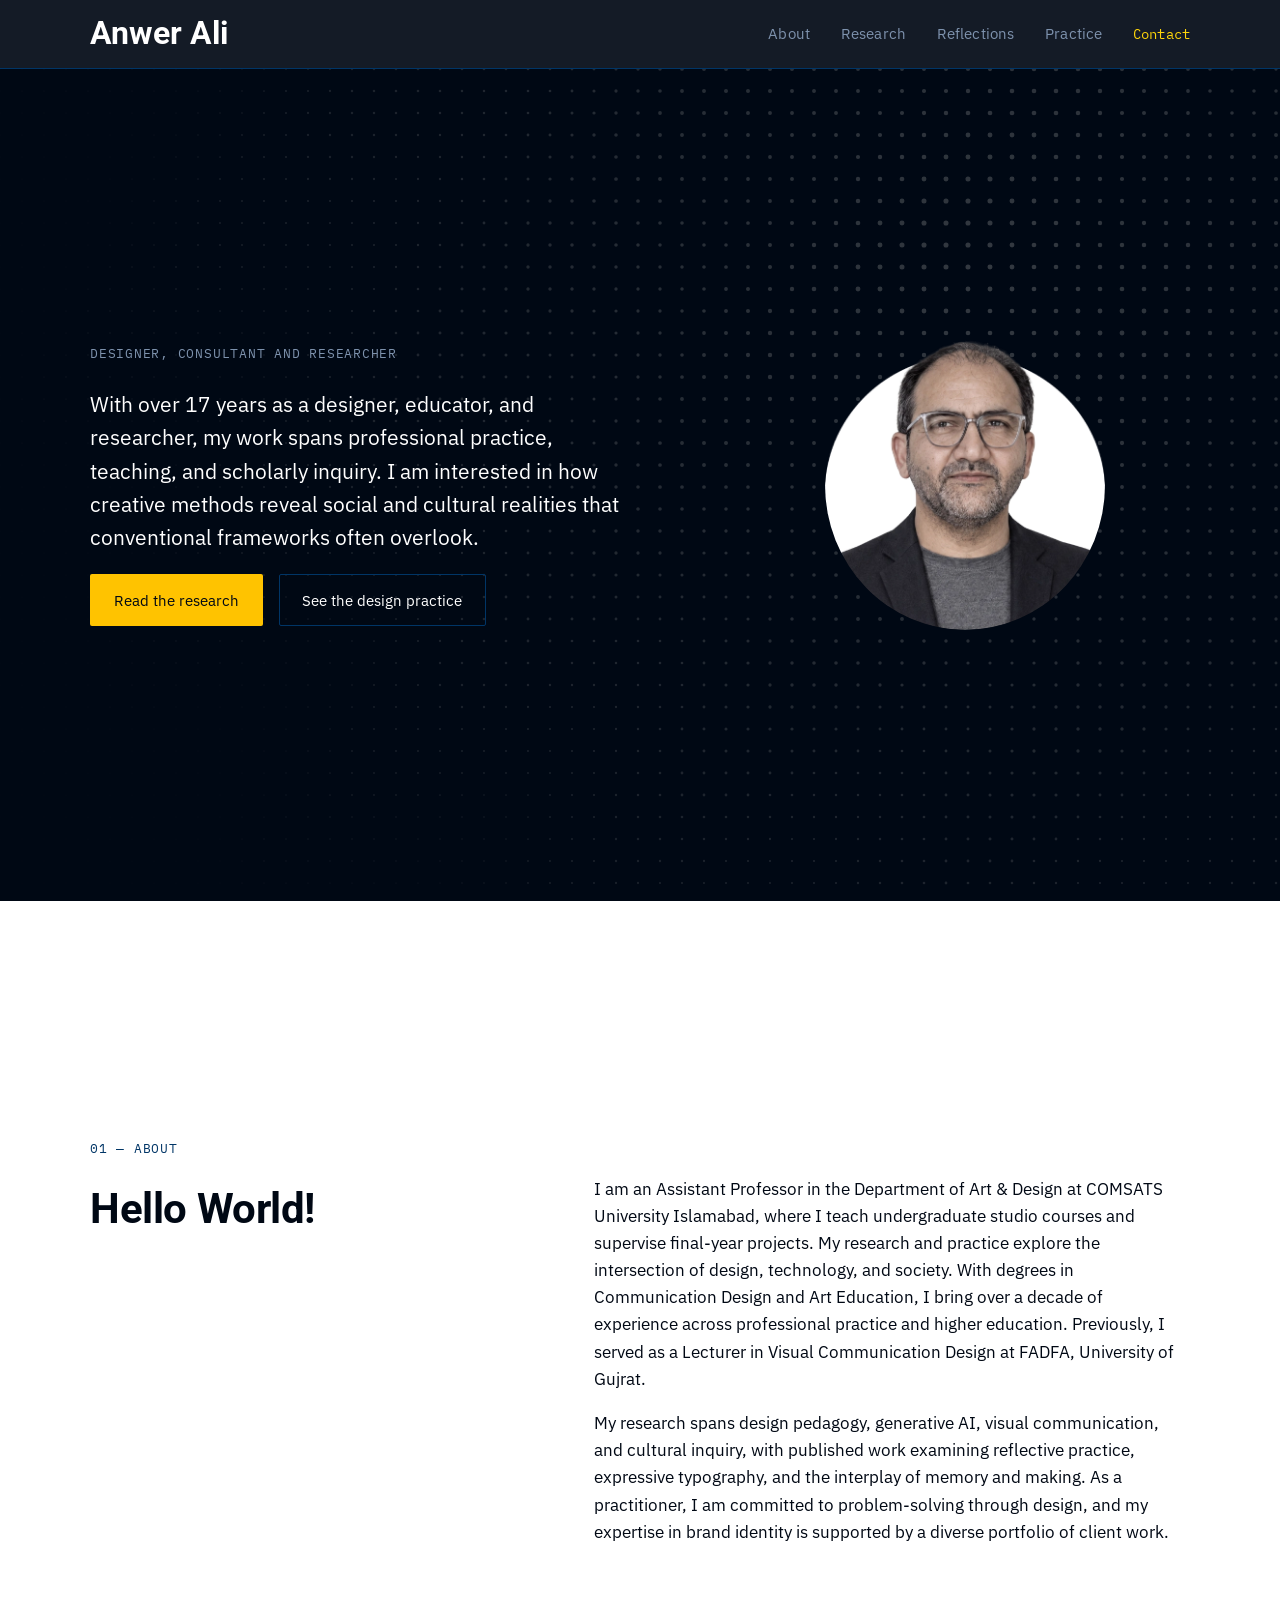
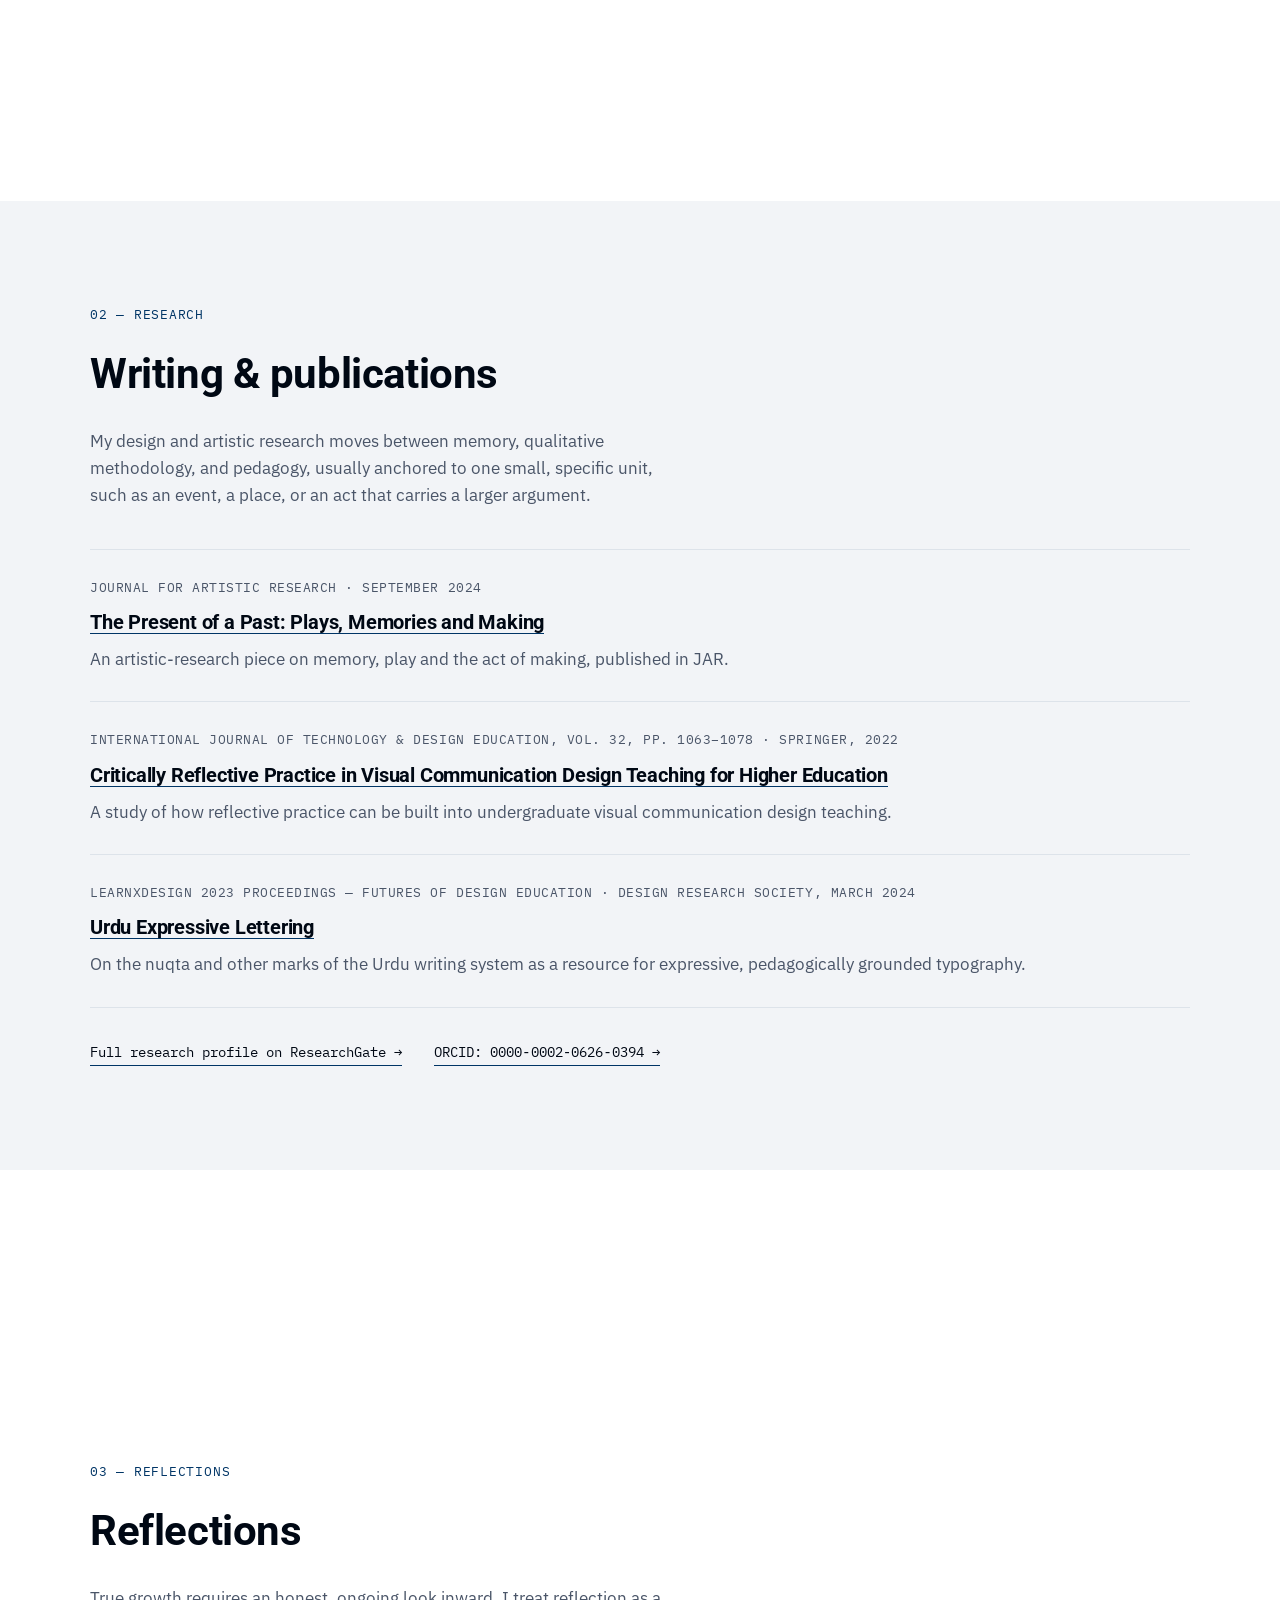
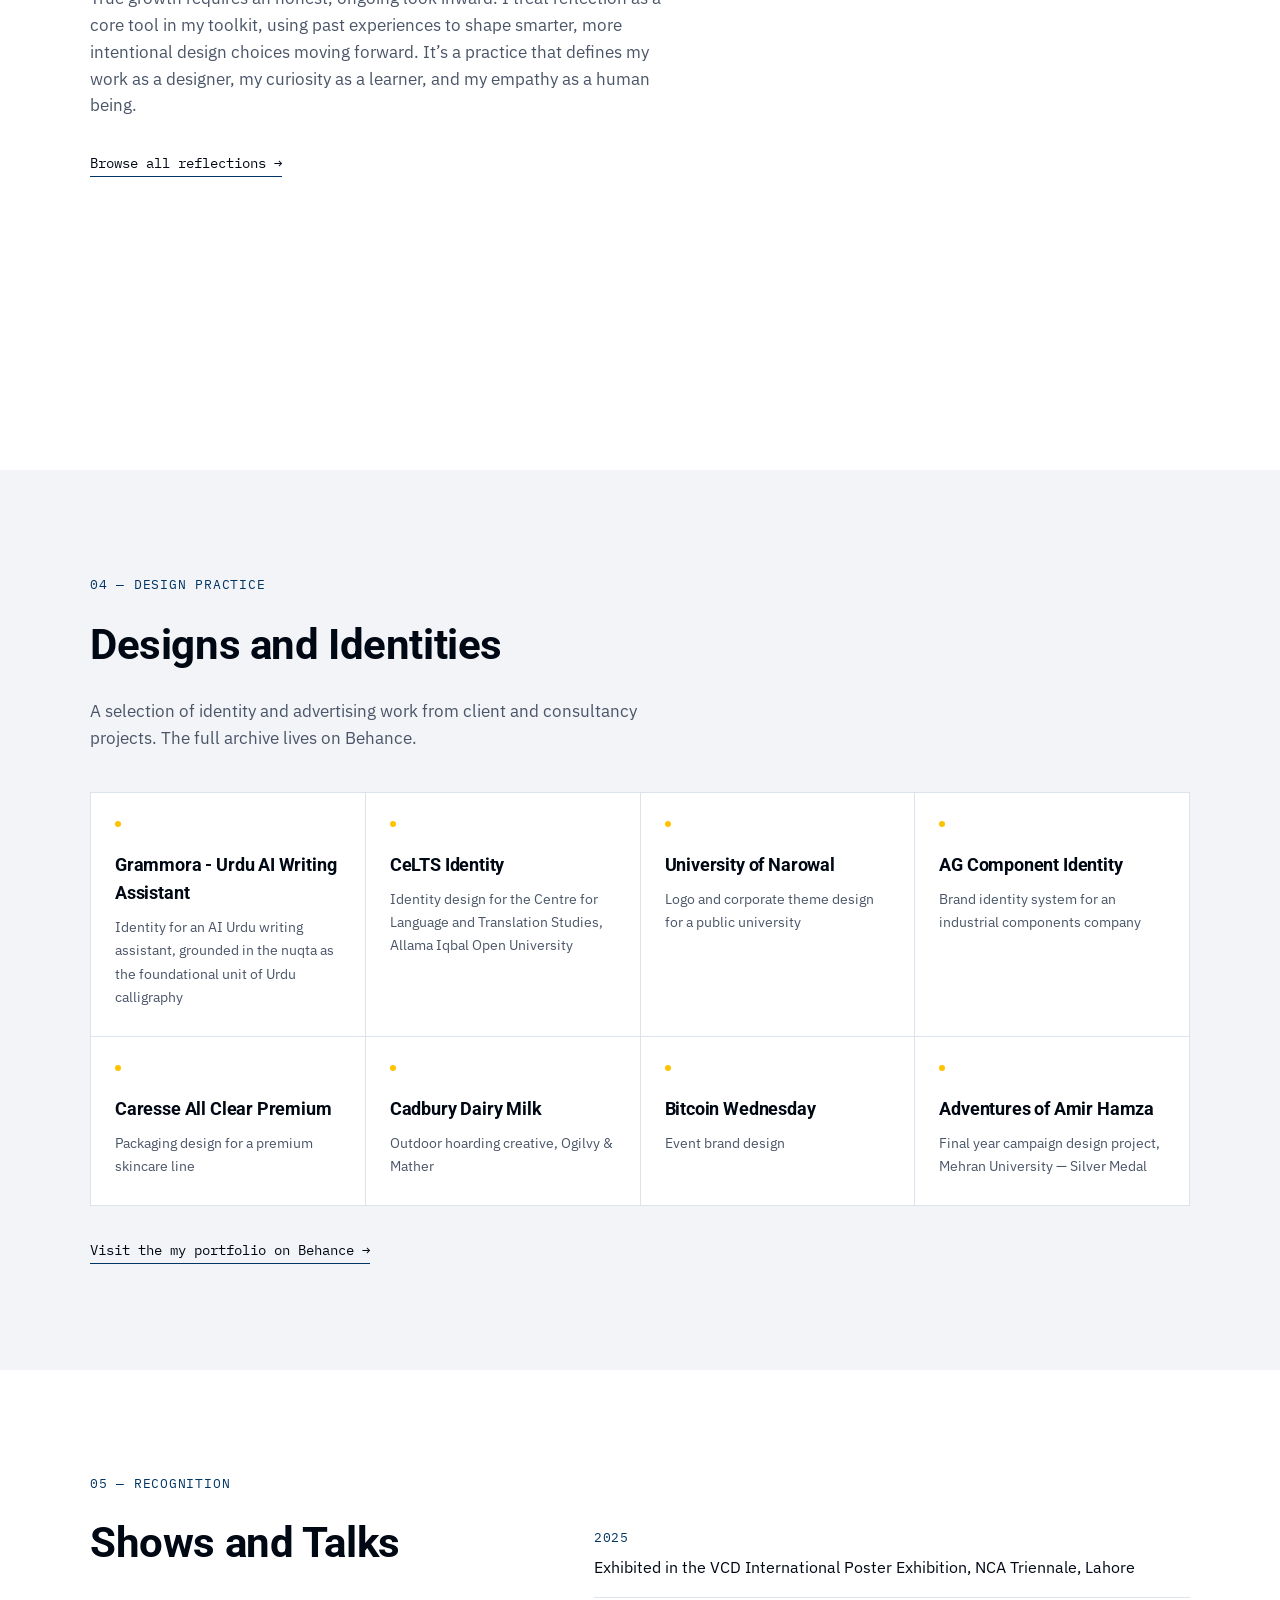
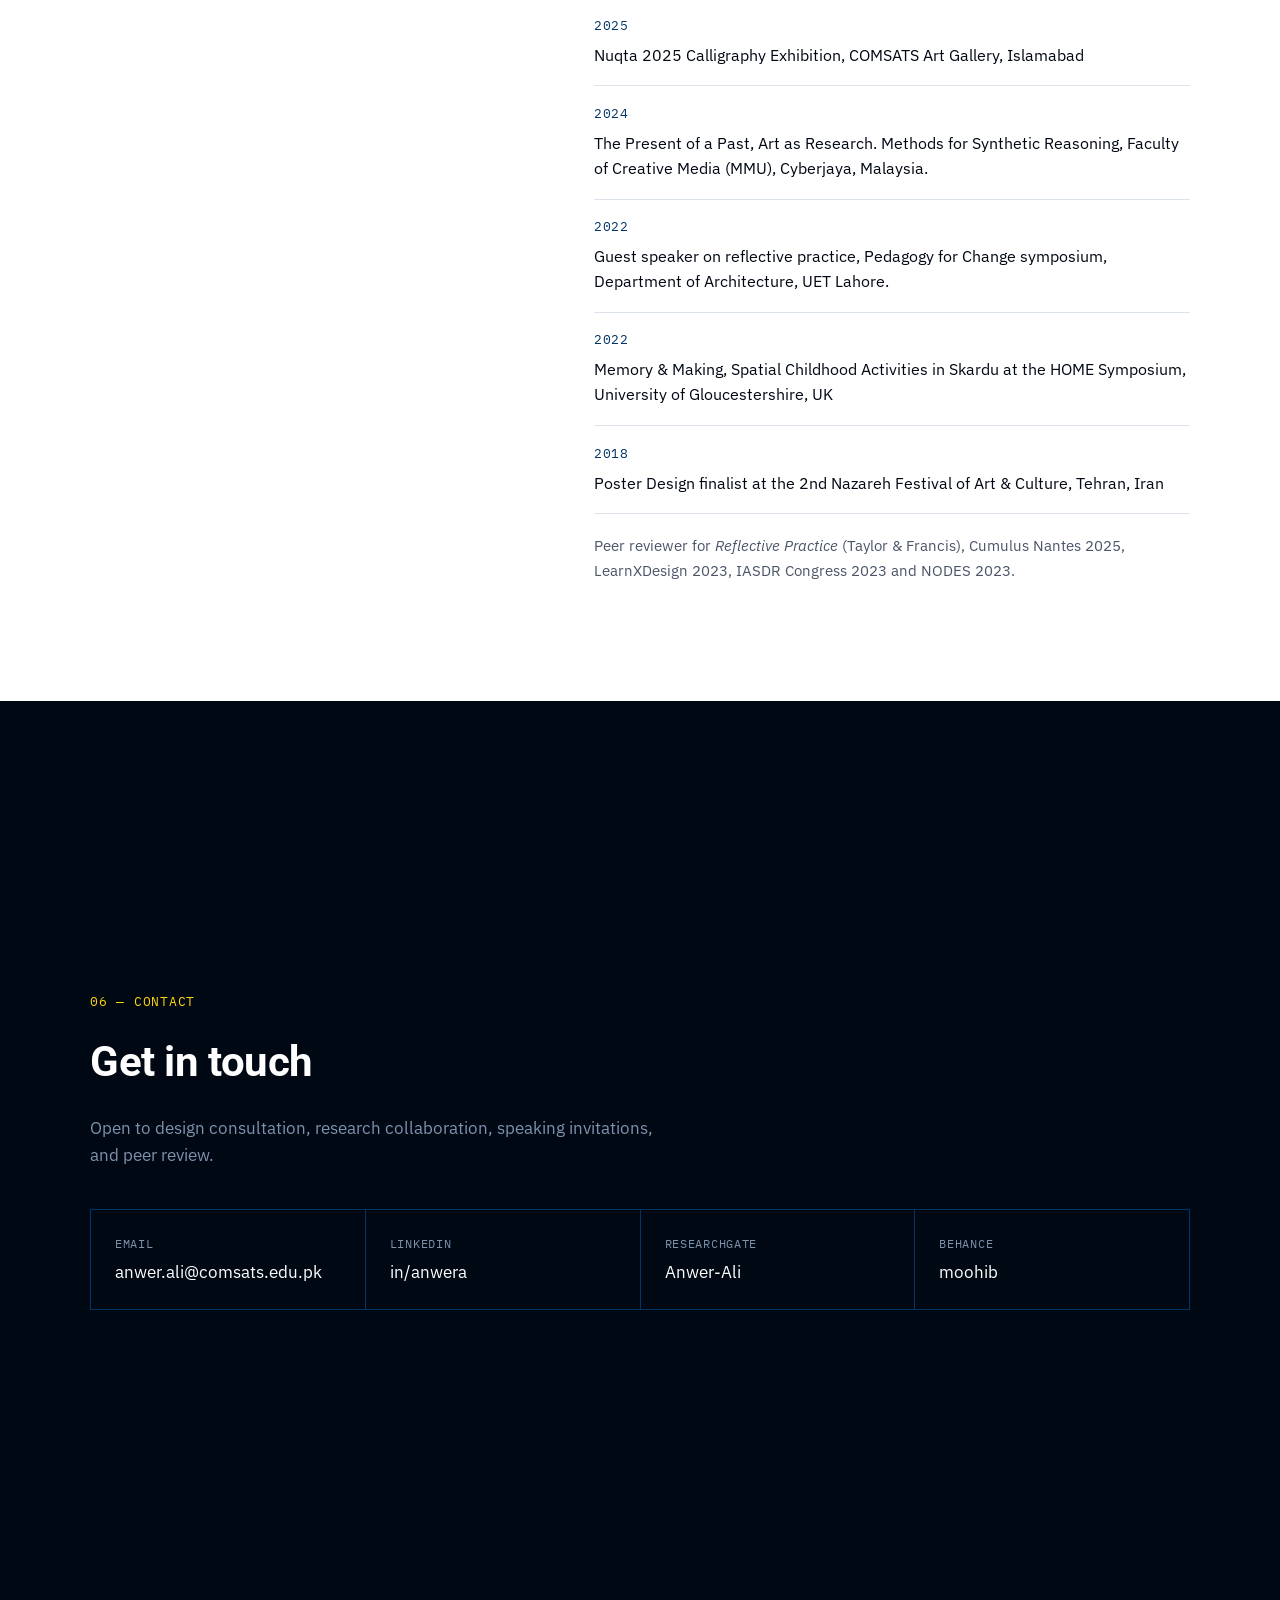
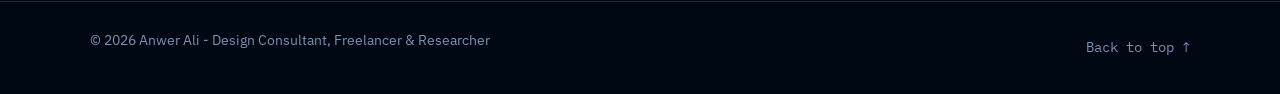
<file: index.html>
<!DOCTYPE html>
<html lang="en">
<head>
<link rel="icon" type="image/png" href="/favicon-96x96.png" sizes="96x96" />
<link rel="icon" type="image/svg+xml" href="/favicon.svg" />
<link rel="shortcut icon" href="/favicon.ico" />
<link rel="apple-touch-icon" sizes="180x180" href="/apple-touch-icon.png" />
<meta name="apple-mobile-web-app-title" content="Anwer Ali" />
<link rel="manifest" href="/site.webmanifest" />
<meta charset="UTF-8">
<meta name="viewport" content="width=device-width, initial-scale=1.0">
<title>Anwer Ali - Design, research, and teaching at the intersections of visual communication, critical inquiry, and emerging futures.</title>
<meta name="description" content="Anwer Ali is a design consultant and researcher. He has a diverse portfolio of brands and actively contributes to design scholarship as an Assistant Professor.">
<!-- Open Graph / social sharing -->
<meta property="og:type" content="website">
<meta property="og:url" content="https://www.anwerali.me/">
<meta property="og:title" content="Anwer Ali - Design, research, and teaching at the intersections of visual communication, critical inquiry, and emerging futures.">
<meta property="og:description" content="Anwer Ali is a design consultant and researcher. He has a diverse portfolio of brands and actively contributes to design scholarship as an Assistant Professor.">
<meta property="og:image" content="https://www.anwerali.me/assets/img/anwer-ali.png">
<meta name="twitter:card" content="summary_large_image">
<meta name="twitter:title" content="Anwer Ali - Design Consultant, Freelancer &amp; Researcher">
<meta name="twitter:description" content="Anwer Ali is a design consultant and researcher. He has a diverse portfolio of brands and actively contributes to design scholarship as an Assistant Professor.">
<meta name="twitter:image" content="https://www.anwerali.me/assets/img/anwer-ali.png">
 
<!-- Structured data: helps Google show a knowledge-panel-style result -->
<script type="application/ld+json">
{
  "@context": "https://schema.org",
  "@type": "Person",
  "name": "Anwer Ali",
  "url": "https://www.anwerali.me/",
  "image": "https://www.anwerali.me/assets/img/anwer-ali.png",
  "jobTitle": "Assistant Professor & Design Program In-Charge",
  "worksFor": {
    "@type": "CollegeOrUniversity",
    "name": "COMSATS University Islamabad"
  },
  "address": {
    "@type": "PostalAddress",
    "addressLocality": "Islamabad",
    "addressCountry": "PK"
  },
  "sameAs": [
    "https://www.linkedin.com/in/anwera/",
    "https://www.researchgate.net/profile/Anwer-Ali?ev=hdr_xprf",
    "https://www.behance.net/moohib"
  ]
}
</script>

     
<!-- ============================================================ -->
<!--  TO EDIT THIS SITE: search for the text you want to change.  -->
<!--  Every section below is plain text inside labelled comments  -->
<!--  ("EDIT: ..."). You do not need to touch styles.css or       -->
<!--  script.js to update words, links, or the project list.      -->
<!-- ============================================================ -->

<link rel="preconnect" href="https://fonts.googleapis.com">
<link rel="preconnect" href="https://fonts.gstatic.com" crossorigin>
<link href="https://fonts.googleapis.com/css2?family=Roboto:wght@400;500;700;900&family=Google+Sans:wght@400;500;700&family=IBM+Plex+Sans:wght@400;500;600&family=IBM+Plex+Mono:wght@400;500&display=swap" rel="stylesheet">
<link rel="stylesheet" href="styles.css">
</head>
<body>

<!-- the nuqta: a single point that follows the reader, echoing the
     dot in Urdu script that anchors every letterform -->
<div class="nuqta" aria-hidden="true"></div>

<a class="skip-link" href="#main">Skip to content</a>

<!-- Non-sticky scroll target. Keep #top on this element, not on the
     sticky header below — a fragment link to a stuck sticky element
     reports itself as "already at 0" and the browser skips the scroll. -->
<a id="top" tabindex="-1"></a>

<header class="site-header">
  <div class="wrap header-inner">
    <a class="mark" href="#top">
      Anwer Ali
    </a>
    <nav class="nav" aria-label="Primary">
      <button class="nav-toggle" aria-expanded="false" aria-controls="nav-list">
        <span></span><span></span><span></span>
        <span class="sr-only">Menu</span>
      </button>
      <ul id="nav-list" class="nav-list">
        <li><a href="#about">About</a></li>
        <li><a href="#research">Research</a></li>
        <li><a href="reflections.html">Reflections</a></li>
        <li><a href="#practice">Practice</a></li>
        <li><a href="#contact" class="nav-cta">Contact</a></li>
      </ul>
    </nav>
  </div>
</header>

<main id="main">

  <!-- ============================= HERO ============================= -->
  <section class="hero">
    <canvas id="halftone" aria-hidden="true"></canvas>
    <div class="wrap hero-inner">
      <div class="hero-grid">
        <div class="hero-text">
          <p class="eyebrow">Designer, Consultant and Researcher</p>
          <!-- EDIT: main headline -->
                <!-- EDIT: one-line thesis -->
          <p class="hero-lede">
           With over 17 years as a designer, educator, and researcher, my work spans professional practice, teaching, and scholarly inquiry.
           I am interested in how creative methods reveal social and cultural realities that conventional frameworks often overlook.
          </p>
          <div class="hero-actions">
            <a class="btn btn-primary" href="#research">Read the research</a>
            <a class="btn btn-ghost" href="#practice">See the design practice</a>
          </div>
        </div>
        <!-- EDIT: profile photo — swap the file in assets/img/ to update it -->
        <div class="hero-photo">
          <img src="anwer-ali.webp" alt="Portrait of Anwer Ali" width="97" height="100" loading="eager" fetchpriority="high">
        </div>
      </div>
    </div>
  </section>

  <!-- ============================= ABOUT ============================= -->
  <section class="section" id="about">
    <div class="wrap">
      <p class="section-eyebrow">01 — About</p>
      <div class="split">
        <div class="split-lead">
          <h2>Hello World!</h2>
        </div>
        <div class="split-body">
          <!-- EDIT: bio paragraphs -->
          <p>
          I am an Assistant Professor in the Department of Art & Design at COMSATS University Islamabad, where I teach undergraduate
          studio courses and supervise final-year projects. My research and practice explore the intersection of design, technology,
          and society. With degrees in Communication Design and Art Education, I bring over a decade of experience across professional
          practice and higher education. Previously, I served as a Lecturer in Visual Communication Design at FADFA, University of Gujrat.
          </p>
          <p>
           My research spans design pedagogy, generative AI, visual communication, and cultural inquiry, with published work examining
           reflective practice, expressive typography, and the interplay of memory and making. As a practitioner, I am committed to
           problem-solving through design, and my expertise in brand identity is supported by a diverse portfolio of client work.
          </p>
        </div>
      </div>
    </div>
  </section>

  <!-- ============================= RESEARCH ============================= -->
  <section class="section section-alt" id="research">
    <div class="wrap">
      <p class="section-eyebrow">02 — Research</p>
      <h2>Writing &amp; publications</h2>
      <p class="section-intro">
        My design and artistic research moves between memory, qualitative methodology, and pedagogy,
        usually anchored to one small, specific unit, such as an event, a place, or an act that carries a larger argument.
      </p>

      <!-- EDIT: publications list. Copy a <article class="pub"> block to add a new entry. -->
      <div class="pub-list">

        <article class="pub">
          <p class="pub-meta">Journal for Artistic Research · September 2024</p>
          <h3><a href="https://jar-online.net/en/node/2273" target="_blank" rel="noopener">The Present of a Past: Plays, Memories and Making</a></h3>
          <p>An artistic-research piece on memory, play and the act of making, published in JAR.</p>
        </article>

        <article class="pub">
          <p class="pub-meta">International Journal of Technology &amp; Design Education, Vol. 32, pp. 1063–1078 · Springer, 2022</p>
          <h3><a href="https://shorturl.at/eCKNP" target="_blank" rel="noopener">Critically Reflective Practice in Visual Communication Design Teaching for Higher Education</a></h3>
          <p>A study of how reflective practice can be built into undergraduate visual communication design teaching.</p>
        </article>

        <article class="pub">
          <p class="pub-meta">LearnXDesign 2023 Proceedings — Futures of Design Education · Design Research Society, March 2024</p>
          <h3><a href="https://dl.designresearchsociety.org/learnxdesign/learnxdesign2023/pedagogypractice/9/" target="_blank" rel="noopener">Urdu Expressive Lettering</a></h3>
          <p>On the nuqta and other marks of the Urdu writing system as a resource for expressive, pedagogically grounded typography.</p>
        </article>

          </div>

      <div class="research-links">
        <a href="https://www.researchgate.net/profile/Anwer-Ali?ev=hdr_xprf" target="_blank" rel="noopener" class="link-arrow">Full research profile on ResearchGate</a>
        <a href="https://www.orcid.org/0000-0002-0626-0394" target="_blank" rel="noopener" class="link-arrow">ORCID: 0000‑0002‑0626‑0394</a>
      </div>
    </div>
  </section>

  <!-- ============================= REFLECTIONS (teaser) ============================= -->
  <!-- The full, growing list lives on its own page: reflections.html.
       Keep this section short — it's a pointer, not the archive. -->
  <section class="section" id="reflections">
    <div class="wrap">
      <p class="section-eyebrow">03 — Reflections</p>
      <h2>Reflections</h2>
      <p class="section-intro">
        True growth requires an honest, ongoing look inward. I treat reflection as a core tool in my toolkit, using past experiences to shape smarter, more intentional design choices moving forward. It’s a practice that defines my work as a designer, my curiosity as a learner, and my empathy as a human being.
      </p>
      <div class="research-links">
        <a href="reflections.html" class="link-arrow">Browse all reflections</a>
      </div>
    </div>
  </section>

  <!-- ============================= PRACTICE ============================= -->
  <section class="section section-alt" id="practice">
    <div class="wrap">
      <p class="section-eyebrow">04 — Design Practice</p>
      <h2>Designs and Identities</h2>
      <p class="section-intro">
        A selection of identity and advertising work from client and consultancy
        projects. The full archive lives on Behance.
      </p>

      <!-- EDIT: project grid. Each <a class="project-card"> links straight to Behance. -->
      <div class="project-grid">
        <a class="project-card" href="https://www.behance.net/gallery/249196173/Grammora-AI-Urdu-Writing-Assistant" target="_blank" rel="noopener">
          <span class="project-card-mark" aria-hidden="true"></span>
          <h3>Grammora - Urdu AI Writing Assistant</h3>
          <p>Identity for an AI Urdu writing assistant, grounded in the nuqta as the foundational unit of Urdu calligraphy</p>
        </a>
        <a class="project-card" href="https://www.behance.net/gallery/172945695/Identity-Design-CeLTS" target="_blank" rel="noopener">
          <span class="project-card-mark" aria-hidden="true"></span>
          <h3>CeLTS Identity</h3>
          <p>Identity design for the Centre for Language and Translation Studies, Allama Iqbal Open University</p>
        </a>
        <a class="project-card" href="https://www.behance.net/gallery/105226013/University-of-Narowal-Logo-Design" target="_blank" rel="noopener">
          <span class="project-card-mark" aria-hidden="true"></span>
          <h3>University of Narowal</h3>
          <p>Logo and corporate theme design for a public university</p>
        </a>
        <a class="project-card" href="https://www.behance.net/gallery/75430765/AG-Component-Identity" target="_blank" rel="noopener">
          <span class="project-card-mark" aria-hidden="true"></span>
          <h3>AG Component Identity</h3>
          <p>Brand identity system for an industrial components company</p>
        </a>
        <a class="project-card" href="https://www.behance.net/gallery/36681543/Caresse-All-Clear-Premium" target="_blank" rel="noopener">
          <span class="project-card-mark" aria-hidden="true"></span>
          <h3>Caresse All Clear Premium</h3>
          <p>Packaging design for a premium skincare line</p>
        </a>
        <a class="project-card" href="https://www.behance.net/gallery/3832343/Cadbury-Dairy-Milk-Hoarding" target="_blank" rel="noopener">
          <span class="project-card-mark" aria-hidden="true"></span>
          <h3>Cadbury Dairy Milk</h3>
          <p>Outdoor hoarding creative, Ogilvy &amp; Mather</p>
        </a>
        <a class="project-card" href="https://www.behance.net/gallery/94972653/Bitcoin-Wednesday-Design" target="_blank" rel="noopener">
          <span class="project-card-mark" aria-hidden="true"></span>
          <h3>Bitcoin Wednesday</h3>
          <p>Event brand design</p>
        </a>
        <a class="project-card" href="https://www.behance.net/gallery/889050/Adventures-Of-Amir-Hamza" target="_blank" rel="noopener">
          <span class="project-card-mark" aria-hidden="true"></span>
          <h3>Adventures of Amir Hamza</h3>
          <p>Final year campaign design project, Mehran University — Silver Medal</p>
        </a>
      </div>

      <div class="research-links">
        <a href="https://www.behance.net/moohib" target="_blank" rel="noopener" class="link-arrow">Visit the my portfolio on Behance</a>
      </div>
    </div>
  </section>

  <!-- ============================= RECOGNITION ============================= -->
  <section class="section" id="recognition">
    <div class="wrap">
      <p class="section-eyebrow">05 — Recognition</p>
      <div class="split">
        <div class="split-lead">
          <h2>Shows and Talks</h2>
        </div>
        <div class="split-body">
          <ul class="timeline">
            <li><span class="timeline-year">2025</span> Exhibited in the VCD International Poster Exhibition, NCA Triennale, Lahore</li>
            <li><span class="timeline-year">2025</span> Nuqta 2025 Calligraphy Exhibition, COMSATS Art Gallery, Islamabad</li>
            <li><span class="timeline-year">2024</span> The Present of a Past, Art as Research. Methods for Synthetic Reasoning, Faculty of Creative Media (MMU), Cyberjaya, Malaysia.</li>
            <li><span class="timeline-year">2022</span> Guest speaker on reflective practice, Pedagogy for Change symposium, Department of Architecture, UET Lahore.</li>
            <li><span class="timeline-year">2022</span> Memory &amp; Making, Spatial Childhood Activities in Skardu at the HOME Symposium, University of Gloucestershire, UK</li>
            <li><span class="timeline-year">2018</span> Poster Design finalist at the 2nd Nazareh Festival of Art &amp; Culture, Tehran, Iran</li>
          </ul>
          <p class="fact-note">
            Peer reviewer for <em>Reflective Practice</em> (Taylor &amp; Francis), Cumulus Nantes 2025,
            LearnXDesign 2023, IASDR Congress 2023 and NODES 2023.
          </p>
        </div>
      </div>
    </div>
  </section>

  <!-- ============================= CONTACT ============================= -->
  <section class="section section-contact" id="contact">
    <div class="wrap">
      <p class="section-eyebrow">06 — Contact</p>
      <h2>Get in touch</h2>
      <p class="section-intro">
        Open to design consultation, research collaboration, speaking invitations,
        and peer review.
      </p>
      <div class="contact-grid">
        <a class="contact-item" href="mailto:anwer.ali@comsats.edu.pk">
          <span class="contact-label">Email</span>
          <span class="contact-value">anwer.ali@comsats.edu.pk</span>
        </a>
        <a class="contact-item" href="https://www.linkedin.com/in/anwera/" target="_blank" rel="noopener">
          <span class="contact-label">LinkedIn</span>
          <span class="contact-value">in/anwera</span>
        </a>
        <a class="contact-item" href="https://www.researchgate.net/profile/Anwer-Ali?ev=hdr_xprf" target="_blank" rel="noopener">
          <span class="contact-label">ResearchGate</span>
          <span class="contact-value">Anwer‑Ali</span>
        </a>
        <a class="contact-item" href="https://www.behance.net/moohib" target="_blank" rel="noopener">
          <span class="contact-label">Behance</span>
          <span class="contact-value">moohib</span>
        </a>
      </div>
    </div>
  </section>

</main>

<footer class="site-footer">
  <div class="wrap footer-inner">
    <p>&copy; <span id="year"></span> Anwer Ali - Design Consultant, Freelancer &amp; Researcher</p>
    <a href="#top" class="back-to-top">Back to top ↑</a>
  </div>
</footer>

<script src="script.js"></script>
</body>
</html>
</file>
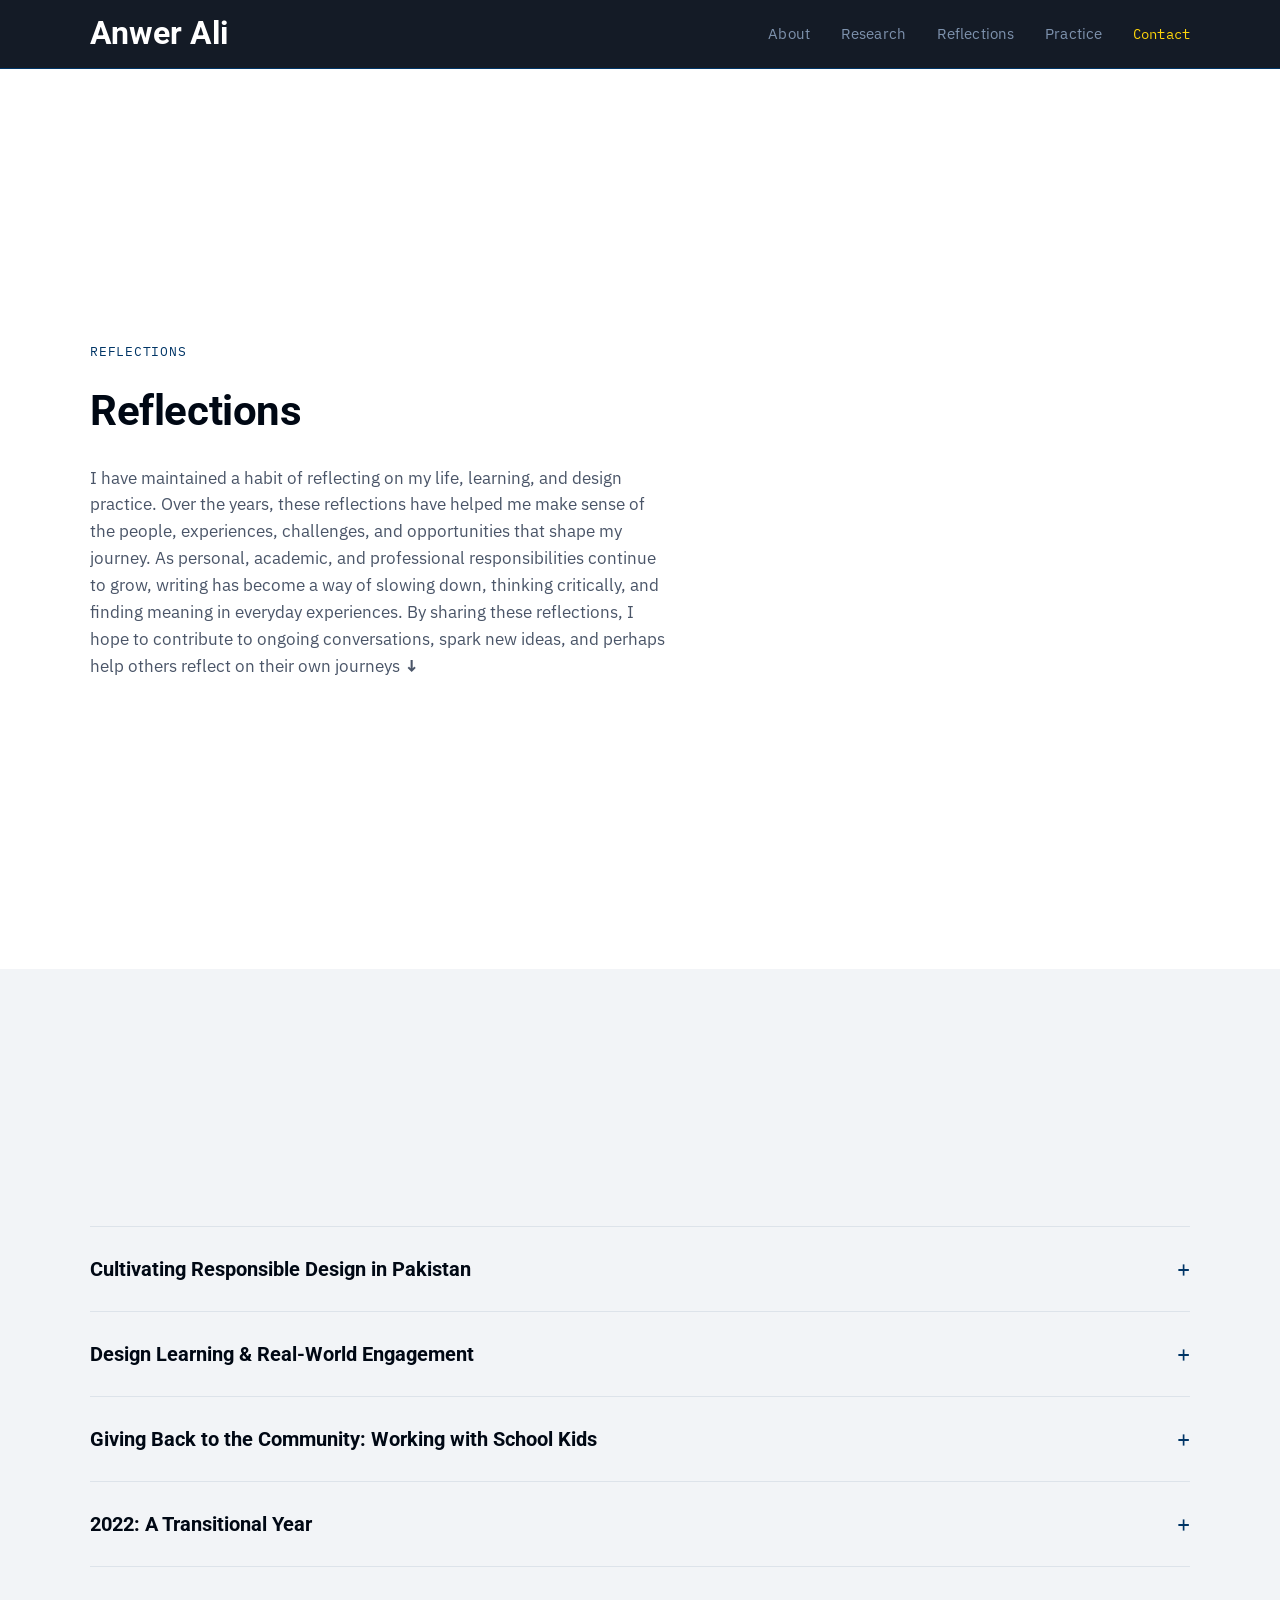
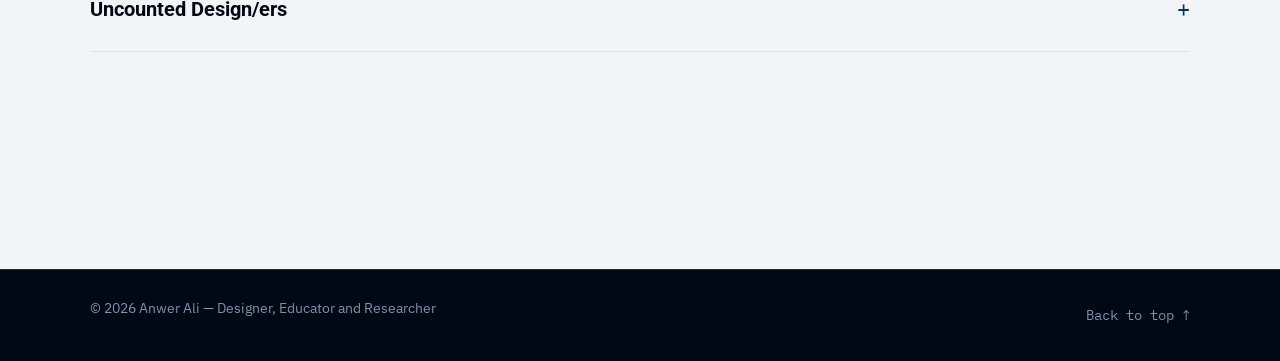
<file: reflections.html>
<!DOCTYPE html>
<html lang="en">
<head>
<link rel="icon" type="image/png" href="/favicon-96x96.png" sizes="96x96" />
<link rel="icon" type="image/svg+xml" href="/favicon.svg" />
<link rel="shortcut icon" href="/favicon.ico" />
<link rel="apple-touch-icon" sizes="180x180" href="/apple-touch-icon.png" />
<meta name="apple-mobile-web-app-title" content="Anwer Ali" />
<link rel="manifest" href="/site.webmanifest" />
<meta charset="UTF-8">
<meta name="viewport" content="width=device-width, initial-scale=1.0">
<title>Reflections - Anwer Ali</title>
<meta name="description" content="A growing series of reflections by Anwer Ali on design practice, education and Pakistan.">
<link rel="canonical" href="https://www.anwerali.me/reflections.html">
<!-- Open Graph / social sharing -->
<meta property="og:type" content="website">
<meta property="og:url" content="https://www.anwerali.me/reflections.html">
<meta property="og:title" content="Reflections - Anwer Ali">
<meta property="og:description" content="A growing series of reflections by Anwer Ali on design practice, education and Pakistan.">
<meta property="og:image" content="https://www.anwerali.me/assets/img/anwer-ali.png">
<meta name="twitter:card" content="summary_large_image">
<meta name="twitter:title" content="Reflections — Anwer Ali">
<meta name="twitter:description" content="A growing series of reflections by Anwer Ali on design practice, education and Pakistan.">
<meta name="twitter:image" content="https://www.anwerali.me/assets/img/anwer-ali.png">

<!-- ============================================================ -->
<!--  TO EDIT THIS PAGE: search for the text you want to change.  -->
<!--  To add a new article, copy one whole <article class="pub">  -->
<!--  block (including the surrounding blank lines) and paste it  -->
<!--  where you want it in the list — newest at the top. Swap in  -->
<!--  and paste the full article text inside pub-body.             -->
<!-- ============================================================ -->

<link rel="preconnect" href="https://fonts.googleapis.com">
<link rel="preconnect" href="https://fonts.gstatic.com" crossorigin>
<link href="https://fonts.googleapis.com/css2?family=Roboto:wght@400;500;700;900&family=Google+Sans:wght@400;500;700&family=IBM+Plex+Sans:wght@400;500;600&family=IBM+Plex+Mono:wght@400;500&display=swap" rel="stylesheet">
<link rel="stylesheet" href="styles.css">
</head>
<body>

<div class="nuqta" aria-hidden="true"></div>

<a class="skip-link" href="#main">Skip to content</a>

<!-- Non-sticky scroll target — keep #top here, not on the sticky header. -->
<a id="top" tabindex="-1"></a>

<header class="site-header">
  <div class="wrap header-inner">
    <a class="mark" href="index.html">
      Anwer Ali
    </a>
    <nav class="nav" aria-label="Primary">
      <button class="nav-toggle" aria-expanded="false" aria-controls="nav-list">
        <span></span><span></span><span></span>
        <span class="sr-only">Menu</span>
      </button>
      <ul id="nav-list" class="nav-list">
        <li><a href="index.html#about">About</a></li>
        <li><a href="index.html#research">Research</a></li>
        <li><a href="reflections.html" aria-current="page">Reflections</a></li>
        <li><a href="index.html#practice">Practice</a></li>
        <li><a href="index.html#contact" class="nav-cta">Contact</a></li>
      </ul>
    </nav>
  </div>
</header>

<main id="main">

  <!-- ============================= PAGE INTRO ============================= -->
  <section class="section">
    <div class="wrap">
      <p class="section-eyebrow">Reflections</p>
      <h1 class="section-title-lg">Reflections</h1>
      <p class="section-intro">
     I have maintained a habit of reflecting on my life, learning, and design practice. 
        Over the years, these reflections have helped me make sense of the people, experiences, challenges,
        and opportunities that shape my journey. As personal, academic, and professional responsibilities 
        continue to grow, writing has become a way of slowing down, thinking critically, and finding meaning
        in everyday experiences. By sharing these reflections, I hope to contribute to ongoing conversations, 
        spark new ideas, and perhaps help others reflect on their own journeys <b>&#8595;</b>
      </p>
    </div>
  </section>

  <!-- ============================= LIST ============================= -->
  <section class="section section-alt">
    <div class="wrap">

      <!-- EDIT: reflections list. Copy one whole <details class="pub-detail"> block
           to add a new entry — put the newest at the top. The <summary> line is
           the heading always visible; everything inside <div class="pub-body">
           is the full article text, hidden until a reader clicks the heading. -->
      <div class="pub-list">

        <details class="pub-detail">
          <summary><strong>Cultivating Responsible Design in Pakistan</strong></summary>
          <div class="pub-body">
            <p>One of the questions that I often ask myself is: how do we teach design in a world in crisis? For those of us navigating the studio
              spaces of Pakistani higher education institutions, this is not merely an academic question but an urgent, daily confrontation.
              Across rural, urban, and semi-urban learning environments in Pakistan, students constantly navigate the tension between globally dominant 
              design theories and local socio-cultural realities. Considering the current deepening crises in the country, it seems less of a primary 
              concern. Still, as a designer and educator, I think one cannot ignore this fundamental question that directly links to our own existence.</p> 

 

<p>While graphic design has historically been closely tied to commerce and systems of power, contemporary design practice increasingly engages with social, 
              environmental, and humanitarian concerns. A truly responsible designer has a humane responsibility to empathize with fellow human beings. 
              Design is a powerful, problem-solving activity, and in a country facing major economic and educational challenges, the opportunities for 
              design-based intervention are endless. To bridge this gap, we must turn to responsive pedagogy: a teaching practice that is responsive, 
              responsible, and grounded in active reflection. </p>

<p>To understand responsible design, we must first look inward. As educators and practitioners, we often find ourselves caught in a routine. This habit of 
              doing things can easily kill the creative spirit and obscure our core objectives. To combat this stagnation, I often employ the Onion 
              Metaphor (not Hannah Arendt’s one). It also helps students to learn their position. </p>

<p>I give an example of an onion to my students, suggesting that we operate within multiple interconnected layers:

The Self: our physical, psychological, and historical core.
The Studio/Classroom: the immediate environment where learning and experimentation occur.
The Institution: administrative structures, policies, and power dynamics.
Society: the broader cultural, political, and economic context in which design functions.</p>

<p>By peeling back these layers, we move beyond simple reporting and enter the realm of reflexivity. While reflection involves looking back on an event, 
              reflexivity is action-oriented. It demands that we critically examine our own positions and biases, acknowledging how our socio-economic 
              and cultural backgrounds shape our teaching and design practices. This self-exploration is demanding and requires stepping out of our 
              comfort zones, but it is the only way to pave the way toward responsive, transformative teaching. One can explore Donald Schön's 
              reflective practice model and Stephen Brookfield's proposed lenses for further investigation.</p>

<p>These ideas are only meaningful if they can shape what happens in the classroom. Over the past several semesters, I have sought to embed real-world
              social concerns directly into communication design projects, replacing purely commercial briefs with opportunities for civic engagement 
              and critical reflection.</p>

<p>Three projects from my teaching practice stand out as particularly meaningful examples of responsive and responsible design education. When devastating 
              floods displaced over 11 million people in Pakistan, leaving sixty percent of the country underwater. Following the devastating floods in 
              Pakistan, I introduced an Urdu Expressive Typography project that invited students to respond creatively to the crisis through language and
              form. </p>

<p>To push students to focus on raw, conceptual thinking, we implemented two strict constraints: students had to design in Urdu script, which significantly 
              reduced the risk of online plagiarism and connected them directly to local discourse. For the visual constraint, the deliverables had to 
              be flat, black-and-white designs. By stripping away the seductive distraction of color, students were encouraged to think deeply about
              limited typographic possibilities, legibility, and structural meaning.</p>
            
<p>The results were transformative. Students produced highly expressive visual interpretations that revealed both technical skill and a 
  deep engagement with the social realities surrounding them. For a deeper discussion of the project, the full case study
  can be accessed here <a href="https://doi.org/10.21606/drslxd.2024.043" target="_blank" rel="noopener">Urdu Expressive Lettering</a>.</p>

<p>In another studio iteration, we challenged students to address current global humanitarian crises through the lens of Deconstructionist Typography. 
              Deconstructionism in graphic design challenges conventional typographic rules by treating letterforms as fluid, unstable, and open to 
              reinterpretation.</p>

<p>Students designed typographic messages (combining English and Urdu in bi-scriptural layouts) to register their voices against international crises. 
              By utilizing deconstructionist techniques, they broke fixed associations of meaning and context, driving the audience to engage with 
              the message actively. This project demonstrated that typography is more than an aesthetic exercise. It can serve as a powerful vehicle 
              for public expression, critique, and social commentary.</p>

<p>The third case involves an Integrated Design Learning project. Students conducted a field visit to the Horizon: House of Light School (HOLS) in 
              Pind Begwal, a free school serving underprivileged children. HOLS provides free education, meals, and uniforms, but faced severe budget 
              constraints due to the country's economic downturn.</p>

<p>This visit served as a profound "critical incident" that awakened an ethical impulse in our students. Seeing children who motivated themselves to study 
              despite extreme adversity made our students realize their duty as ethical designers. Returning to the university studio, they worked on 
              concrete design interventions. This project integrated real-life problems into design learning, demonstrating that the best design 
              solution is one that is practical, cost-effective, and directly serves the community.</p>

<p>Integrating social action into the design studio is not without its challenges. Students often experience a sense of fatigue or boredom when 
              transitioning from commercial work to rigorous, community-centered design. As educators, we must also battle institutional space 
              constraints, administrative delays, and lack of human and material resources.</p>

<p></p>Yet, the reward of responsive pedagogy is the creation of a democratic and autonomous practice. By inviting feedback, encouraging students to write 
              reflective journals, and engaging with real-world communities, we break the capitalistic monopoly over visual communication. Responsible
              design is not a static set of rules; it is an active, evolving dialogue. It demands that we step out of our comfort zones, look through 
              unfamiliar angles, and use our visual skills to build brave, socially conscious spaces.</p>


<p><strong>Bibliography</p></strong>

<p>Thorpe, A., &amp; Gamman, L. (2011). Design with society: why socially responsive design is good enough. <em>CoDesign, 7</em>(3–4), 217–230.
  <a href="https://doi.org/10.1080/15710882.2011.630477" target="_blank" rel="noopener">https://doi.org/10.1080/15710882.2011.630477</a></p>

<p>Willemien Visser. Schön: Design as a reflective practice. Collection, 2010, Art + Design & Psychology, 2, pp.21-25. ⟨inria-00604634⟩</p>

<p>Turning the lens on your teaching: Brookfield's approach to critical reflective practice, Dr Jo Elliott<br>
<a href="https://www.qmul.ac.uk/digital-education-studio/news-events/de24/july/digital-education-story1/" target="_blank" rel="noopener">https://www.qmul.ac.uk/digital-education-studio/news-events/de24/july/digital-education-story1/</a></p>

<p></p>Carter, R., Maxa, S., Sanders, M., & Meggs, P. B. (2018). Typographic Design: Form and Communication. Wiley.</p>

<p>Ellen Lupton, Deconstruction and Graphic Design: History Meets Theory (2004)<br>
<a href="https://www.typotheque.com/articles/deconstruction-and-graphic-design-history-meets-theory" target="_blank" rel="noopener">https://www.typotheque.com/articles/deconstruction-and-graphic-design-history-meets-theory</a></p>
</p>
          </div>
        </details>

        <details class="pub-detail">
          <summary>Design Learning & Real-World Engagement</summary>
          <div class="pub-body">
            <p>One fine day in March, I decided to take a small pedagogical risk. For several years, I had been questioning
              whether design education could move beyond simulated classroom briefs and engage with the complexities of the 
              real world. While hypothetical projects are useful for developing technical skills, I often wondered whether 
              they truly prepare students to navigate uncertainty, communicate with stakeholders, and frame problems situated
              within social and institutional realities. This question led my students and me to the Technical Education and 
              Vocational Training Authority (TEVTA) in Gujrat, Pakistan.</p>

 <p>Our visit began as a simple field trip, but for me it represented something much larger. We met the leadership team, discussed 
              TEVTA's objectives, and explored the possibilities for collaboration. During our conversations, it became clear
              that the institution was managing numerous initiatives and facing a range of communication and design challenges. 
              As a design educator, I immediately saw opportunities for students to work with authentic constraints rather than 
              artificially constructed assignments.</p>

 <p>Walking through the wood workshop was particularly revealing. Students observed the entire production process, from raw timber
              storage to cutting, sanding, assembly, and finishing. They photographed machinery, documented workflows, and spoke
              with technical staff. What might have appeared to be an ordinary vocational facility suddenly became a site of
              inquiry. Students were not simply gathering visual references; they were learning how to observe systems, 
              understand users, and recognize the relationships between people, processes, and environments.</p>

 <p>Yet the most significant learning was happening within me.</p>

 <p>I remember questioning whether I should even proceed with the project. Would students be willing to work on a real client 
              brief? Would they embrace the uncertainty and responsibility that comes with external collaboration? Was I 
              prepared to take on the additional workload and unpredictability that such projects demand? At the time, 
              these concerns felt very real. Few people around me were integrating industry-facing projects into studio 
              teaching, and leaving the comfort of conventional assignments felt risky.</p>

 <p>A few days later, I brought TEVTA's publications into the classroom and posed a direct question to my students: Are you
              willing to leave your comfort zone? I made it clear that participation required commitment, curiosity, and 
              resilience. To my surprise, the response was overwhelmingly positive. Their enthusiasm reassured me, although
              I still wondered whether they fully understood the challenges ahead.</p>

What followed was one of the most rewarding studio experiences I had witnessed. Students began discussing ideas, identifying
              opportunities, and framing design problems from multiple perspectives. Rather than asking what looked visually
              appealing, they started asking what would be useful, meaningful, and relevant. Their conversations shifted 
              from aesthetics alone to purpose, audience, communication, and impact.</p>

 <p>The experience reinforced an important lesson for me: design education is not merely about teaching students how to make 
              things. It is about helping them understand why things need to be made, for whom, and under what circumstances.
              Real-world projects expose students to ambiguity, negotiation, collaboration, and responsibility, all of which
              are essential dimensions of professional practice.</p>

 <p>Looking back, the project marked an important moment in my teaching journey. It demonstrated that when students are 
   trusted with authentic challenges, they often exceed our expectations. More importantly, it reminded me that meaningful 
   design pedagogy begins when educators are willing to step beyond familiar routines and create opportunities for students 
   to engage with the world as active contributors rather than passive learners.</p>

             <p><i>I am grateful to Prof. Muhammad Asif Sharif, FADFA, UOG, Gujrat and TEVTA team for their support.</i></p>
</p>
          </div>
        </details>

        <details class="pub-detail">
          <summary>Giving Back to the Community: Working with School Kids</summary>
          <div class="pub-body">
            <p> One recurring challenge in design education is helping students move beyond identifying problems and toward
              creating meaningful, practical solutions. In 2021, while teaching a Design studio, I found myself reflecting 
              on a concern that had surfaced repeatedly in student projects. Despite being surrounded by complex social 
              realities, many students tended to focus only on the issues immediately affecting their own lives. Their 
              concerns were valid; this observation prompted an important question: How can design education encourage 
              students to look beyond themselves and engage with the wider community? </p>
 
<p> To explore this, I restructured the final project around a simple premise: design as a problem-solving activity. Rather 
  than assigning a predetermined brief, students were asked to identify real issues, conduct research, and develop practical 
  solutions that could be implemented within existing constraints. Through a series of discussions and presentations, five 
  broad themes emerged: education, civic services, poverty, pollution, and business development. The objective was not merely 
  to produce visually appealing outcomes but to understand how design can create value in everyday life.</p>

<p>The process, however, was far from smooth. Students struggled with research methods, presentation skills, and translating 
            observations into actionable ideas. Many were accustomed to searching for immediate answers rather than 
            investigating deeper causes. There were moments of frustration, disengagement, and uncertainty. Yet these 
            challenges became an important part of the learning experience. Design, after all, rarely unfolds according 
            to a perfect plan.</p>

<p> While the studio projects were evolving, I began exploring the possibility of connecting one group (working on education) 
  with a local government school near the university. The idea was simple: instead of designing for a community from a distance,
  students would work with children through creative learning activities. On the day of the activity, two student groups 
  accompanied me to the school. After a brief introduction by the principal and teachers, the groups were assigned to separate
  classrooms. Initially, the schoolchildren were quiet and hesitant, carefully observing their visitors. Within minutes, 
  however, the atmosphere changed. Drawing sheets, colored papers, clay, and craft materials transformed the classrooms 
  into spaces of experimentation and play.</p>

<p> What struck me most was not the quality of the final artifacts but the quality of the interactions. Students who were often 
  quiet in the university studio suddenly found themselves leading activities, managing groups, encouraging creativity, and 
  responding to unexpected situations. Some demonstrated remarkable organizational and communication skills. Others struggled 
  to coordinate their sessions, learning firsthand that good intentions alone are not enough. Effective design practice 
  requires preparation, flexibility, and teamwork.</p>

<p> The schoolchildren, meanwhile, continually surprised us. Their drawings, paper crafts, and imaginative creations revealed
  a level of creativity that reminded me why community engagement matters. Many of my students arrived expecting to teach; 
  instead, they discovered they had much to learn themselves.</p>

<p> The remaining project groups also explored real-world interventions, from redesigning university transport systems and 
  developing solutions for local businesses to creating anti-littering campaigns across campus. None of the proposals were 
  perfect, yet each represented an attempt to connect design thinking with everyday realities.</p>

<p> Looking back, the most valuable outcome was not the final presentations or grades. It was the shift in perspective. 
  Students began to understand that design is not simply the production of visual artifacts but a way of engaging with people, 
  systems, and communities. When learners encounter real users, real constraints, and real consequences, design stops being 
  an academic exercise and becomes a civic responsibility.</p>

<p> This experience reaffirmed my belief that meaningful design education happens when the boundaries of the classroom dissolve.
  Sometimes the most important lessons emerge not from perfect briefs or polished presentations, but from stepping into 
  unfamiliar spaces, embracing uncertainty, and discovering how design can contribute to the lives of others.</p>

</p>
          </div>
        </details>

        <details class="pub-detail">
          <summary>2022: A Transitional Year</summary>
          <div class="pub-body">
              <p>The year 2022 arrived as a period of transition. I had just joined a new university, and, like many beginnings, 
              it was accompanied by a mixture of hope, uncertainty, and self-doubt. On paper, a new academic appointment appeared 
              straightforward. In reality, it felt like stepping into an unfinished sketch. There were new colleagues, unfamiliar 
              systems, office space challenges, research deadlines, and the constant responsibility of teaching. Beneath all of this
              was a simple question that followed me throughout the year: What does it mean to be a teacher, researcher, and designer
              at the same time?</p>
            
            <p>Alongside teaching, I was wrestling with a research project exploring the Pakistani design economy. Managed interviews with
            senior resources at PBS in Islamabad. The deeper I went, the more I encountered a frustrating reality: we have very little
            data about the contribution of communication design, the number of professional designers, or the broader value of design
            within our national context. This uncertainty was discouraging at times, but it also reinforced my belief that meaningful 
            research often begins where information is scarce. Instead of abandoning the project, I found myself becoming more committed 
            to asking difficult questions.</p>
            
            <p>Teaching, however, remained at the center of my daily life. When the new semester began, I entered the classroom with 
            carefully prepared plans only to discover that students rarely fit neatly into our expectations. Some were enthusiastic, 
            others hesitant, and many were carrying struggles invisible to the teacher standing at the front of the room. I learned 
            quickly that effective teaching is not simply about delivering content. It is about reading the room, understanding people, 
            and adapting to circumstances.</p>
            
            <p>Throughout the semester, I experimented with projects designed to move students beyond software proficiency. We explored
              Cubist self-portraits, pattern design, packaging, future speculation, and visual storytelling. One project, Design 2072, 
              asked students to imagine the world fifty years into the future. Their responses reminded me that imagination is not 
              evenly distributed. Some students approached the brief cautiously, while others embraced uncertainty and proposed 
              provocative visions of future technologies, environments, and societies. The project became less about predicting the 
              future and more about understanding the hopes and anxieties of the present.</p>
            
            <p>An unexpected challenge emerged when a student submitted work generated through artificial intelligence. This was my 
              first experience with an entirely AI-designed project, yet the student claimed its authorship. The experience forced me 
              to confront questions that many design educators are now facing. What constitutes authorship? How should creativity be
              assessed when machines can generate compelling images within seconds? Rather than rushing toward a definitive answer,
              I chose to treat the moment as an opportunity for dialogue. The discussion revealed that design education is entering 
              a period of profound change, one that demands reflection rather than reaction.</p>
            
            <p>Outside the classroom, I attended workshops on emotional wellbeing, research writing, and design pedagogy. I spoke at 
              a symposium on reflective practice and exchanged ideas with architects, researchers, and educators from different 
              disciplines. These conversations reminded me that teaching is rarely an individual endeavor. It is a collective 
              process of learning, questioning, and sharing experiences. The most valuable insights often emerged not from formal 
              presentations but from casual conversations between sessions, where people spoke honestly about their successes, 
              frustrations, and aspirations.</p>
            
            <p>The year was equally transformative on a personal level. Balancing research, teaching, finances, and family life was 
              exhausting at times. There were moments when burnout seemed closer than inspiration. Yet those moments also encouraged 
              me to slow down and reconsider what truly mattered. Progress, I realized, is rarely dramatic. More often, it is found 
              in small acts of consistency: preparing a lecture, refining a research question, reading a book, helping a student, or 
              simply showing up despite uncertainty.</p>
            
            <p>Looking back, 2022 was not a year of grand achievements. Instead, it was a year of learning how to navigate complexity. 
              It reinforced my belief that design is far more than the production of artifacts. Design is a way of thinking through 
              problems, relationships, systems, and futures. Likewise, teaching is more than transferring knowledge. It is an ongoing 
              practice of reflection, empathy, and growth.</p>
            <p>Perhaps that is the lesson I carry forward: both design and education are unfinished journeys. The goal is not perfection,
              but a willingness to keep questioning, learning, and moving forward.</p>
</p>
          </div>
        </details>

        <details class="pub-detail">
          <summary>Uncounted Design/ers</summary>
          <div class="pub-body">
            <p>Have you ever wondered what designers contribute to Pakistan's economy? The problem isn't a lack of design activity, but 
              a lack of visibility. Design is everywhere, from advertising to Gen-AI and spatial design creation, yet it remains largely 
              uncounted. When we try to locate design in economic statistics, it often disappears into broader categories such as 
              information technology, communication, services, media, or creative industries.</p>
            
            In exploring this issue through policy documents, academic literature, and interviews, including a consultation with a senior 
            Pakistan Bureau of Statistics (PBS) official, two structural data gaps emerged. First, Pakistan has conducted a comprehensive 
            national economic census only once since its inception, severely limiting baseline macroeconomic analysis. Second, 
            quantifying the 'design' economy is methodologically complex. Standard economic surveys anchor to traditional sectors 
            through established industrial classifications. While design is formally categorized under Cultural and Creative 
            Industries (CCIs), it functions as a cross-cutting intermediate service embedded across multiple sectors rather than a 
            standalone, easily measurable industry.</p>
            
            <p><i>This raises an uncomfortable question: if we cannot measure design, how can we understand its value?</i></p>
            
            <p>The absence of data creates a peculiar situation. We know that Pakistan has a growing digital economy and has performed
              strongly in freelancing markets. A significant number of communication, graphic, and digital designers enter the workforce
              each year. Yet we do not know how many people are working in design-related professions, how much value they generate, or
              how much of that value contributes to the national economy. The issue is not merely economic. It is educational, cultural,
              and political.</p>
            
            <p>For decades, design education in Pakistan has existed in an ambiguous space. Design is often treated as an extension 
              of art, a technical skill, or simply a pathway to employment. Rarely is it discussed as a discipline that shapes culture,
              innovation, public services, and economic development. Research on Pakistani design education repeatedly points to 
              challenges ranging from limited public understanding of design to weak connections between education, industry, and 
              policy. This is where the conversation about the design economy becomes important.</p>
            
            <p>When a field is not measured, it is difficult to advocate for it. When its contribution is unclear, it struggles to 
              become a policy priority. Funding remains limited, industry data remains fragmented, and educational institutions are 
              left making decisions without a clear picture of future opportunities. Developed countries already rely on a 
              knowledge-driven economy. For instance, large-scale studies in the United Kingdom successfully map design not just 
              as a profession, but as a value-creating capability distributed throughout the entire economy.</p>
            
            <p>At the same time, I worry that an economic argument alone is insufficient. Design education should not be reduced to
              merely producing market-ready workers; its deeper purpose is to cultivate thoughtful, culturally aware, and socially
              responsible individuals capable of navigating complex human problems. Instead of looking only for the number of 
              designers deployed in design firms, we might examine how design operates within technology companies, government 
              services, manufacturing, education, healthcare, and entrepreneurship. The boundaries of design have expanded, but 
              our understanding of its economic role has not kept pace.</p>
            
            <p>Until we document, survey, and study the field more carefully, discussions about design's contribution will remain
              estimates. Yet the absence of evidence should not be mistaken for the absence of value. If anything, it signals an 
              important area that deserves greater attention. Before we can expand the design economy, we need to understand it. 
              And before we can understand it, we must first learn how to count what has long remained invisible.</p>
.</p>
          </div>
        </details>

      </div>
    </div>
  </section>

</main>

<footer class="site-footer">
  <div class="wrap footer-inner">
    <p>&copy; <span id="year"></span> Anwer Ali — Designer, Educator and Researcher</p>
    <a href="#top" class="back-to-top">Back to top ↑</a>
  </div>
</footer>

<script src="script.js"></script>
</body>
</html>
</file>
<file: styles.css>
/* ===================================================================
   DESIGN TOKENS
   Ink navy + ledger paper, brass and seal-red accents.
   Change values here to re-theme the whole site.
=================================================================== */
:root{
  --ink:        #000814;   /* deepest navy — hero, footer, dark surfaces */
  --ink-soft:   #001d3d;   /* lifted ink surface */
  --paper:      #ffffff;   /* paper — light section background */
  --paper-2:    #f2f4f7;   /* neutral off-white, cool tint — alternate section background */
  --paper-line: #dde3ea;   /* hairline rules on paper */
  --ink-line:   #003566;   /* hairline rules on ink */
  --text-ink:   #000814;   /* body text on paper */
  --text-paper: #ffffff;   /* body text on ink */
  --text-muted: #4a5568;   /* secondary text on paper */
  --text-muted-ink: #7d92ad; /* secondary text on ink */
  --brass:      #003566;   /* steel-blue accent — links, marks (readable on paper) */
  --brass-bright: #ffd60a; /* bright gold — hover/highlight on dark surfaces */
  --seal:       #ffc300;   /* gold — the nuqta, buttons, emphasis */

  --font-name: "Roboto", -apple-system, BlinkMacSystemFont, "Segoe UI", sans-serif;
  --font-title: "Google Sans", "Roboto", -apple-system, BlinkMacSystemFont, "Segoe UI", sans-serif;
  --font-body: "IBM Plex Sans", -apple-system, BlinkMacSystemFont, "Segoe UI", sans-serif;
  --font-mono: "IBM Plex Mono", ui-monospace, SFMono-Regular, monospace;

  --wrap: 1180px;
}

/* ===================================================================
   RESET
=================================================================== */
*, *::before, *::after{ box-sizing: border-box; }
html{ scroll-behavior: smooth; }
body{
  margin: 0;
  background: var(--paper);
  color: var(--text-ink);
  font-family: var(--font-body);
  font-size: 17px;
  line-height: 1.6;
  -webkit-font-smoothing: antialiased;
}
img{ max-width: 100%; display: block; }
a{ color: inherit; }
h1,h2,h3{ font-family: var(--font-name); margin: 0; font-weight: 700; letter-spacing: -.01em; }
p{ margin: 0 0 1em; }
ul{ margin: 0; padding: 0; list-style: none; }
button{ font: inherit; }

.sr-only{
  position: absolute; width: 1px; height: 1px; padding: 0; margin: -1px;
  overflow: hidden; clip: rect(0,0,0,0); white-space: nowrap; border: 0;
}
.skip-link{
  position: absolute; left: -9999px; top: 0; background: var(--seal); color: #fff;
  padding: .75em 1.25em; z-index: 200; font-family: var(--font-mono); font-size: .85rem;
}
.skip-link:focus{ left: 1rem; top: 1rem; }

:focus-visible{
  outline: 2px solid var(--seal);
  outline-offset: 3px;
}

.wrap{
  max-width: var(--wrap);
  margin: 0 auto;
  padding: 0 clamp(1.25rem, 4vw, 2.5rem);
}

/* ===================================================================
   THE NUQTA — a small mark that follows scroll/cursor,
   echoing the dot that anchors letterforms in the Urdu script.
=================================================================== */
.nuqta{
  position: fixed;
  width: 8px; height: 8px;
  border-radius: 50%;
  background: var(--seal);
  top: 0; left: 0;
  pointer-events: none;
  z-index: 300;
  transform: translate(-50%, -50%);
  transition: opacity .3s ease, transform .15s ease;
  opacity: 0;
  box-shadow: 0 0 0 4px rgba(255,195,0,.18);
}
.nuqta.is-visible{ opacity: 1; }
@media (max-width: 780px){ .nuqta{ display: none; } }
@media (prefers-reduced-motion: reduce){
  .nuqta{ transition: none; }
}

/* ===================================================================
   HEADER / NAV
=================================================================== */
.site-header{
  position: sticky; top: 0; z-index: 100;
  background: rgba(0,8,20,.92);
  backdrop-filter: blur(8px);
  border-bottom: 1px solid var(--ink-line);
   overflow-x: hidden;
}
.header-inner{
  display: flex; align-items: center; justify-content: space-between;
  height: 68px;
}
.mark{
  font-family: var(--font-name);
  font-weight: 700;
  font-size: 2rem;
  color: var(--text-paper);
  text-decoration: none;
  display: flex; align-items: center; gap: .5em;
}
.mark-dot{
  width: 7px; height: 7px; border-radius: 50%;
  background: var(--seal); display: inline-block;
}
.nav-list{
  display: flex; align-items: center; gap: clamp(1rem, 2.4vw, 2rem);
}
.nav-list a{
  text-decoration: none;
  color: var(--text-muted-ink);
  font-size: .95rem;
  letter-spacing: .01em;
  transition: color .15s ease;
}
.nav-list a:hover{ color: var(--text-paper); }
.nav-cta{
  color: var(--brass-bright) !important;
  font-family: var(--font-mono);
  font-size: .85rem !important;
}
.nav-toggle{
  display: none;
  flex-direction: column; justify-content: center; gap: 5px;
  width: 32px; height: 32px;
  background: none; border: none; cursor: pointer;
}
.nav-toggle span{
  display: block; height: 2px; width: 100%;
  background: var(--text-paper);
}

@media (max-width: 780px){
  .nav-toggle{ display: flex; }
  .nav-list{
    position: absolute; top: 68px; left: 0; right: 0;
    background: var(--ink);
    flex-direction: column; align-items: flex-start;
    gap: 0;
    max-height: 0; overflow: hidden;
    transition: max-height .25s ease;
    border-bottom: 1px solid var(--ink-line);
  }
  .nav-list.is-open{ max-height: 400px; }
  .nav-list li{ width: 100%; }
  .nav-list a{
    display: block; width: 100%; padding: 1rem clamp(1.25rem,4vw,2.5rem);
    border-top: 1px solid var(--ink-line);
  }
}

/* ===================================================================
   HERO
=================================================================== */
.hero{
  position: relative;
  background: var(--ink);
  color: var(--text-paper);
  overflow: hidden;
  min-height: calc(100svh - 68px);
  display: flex;
  align-items: center;
  padding: clamp(3rem, 8vw, 5rem) 0;
}
#halftone{
  position: absolute; inset: 0;
  width: 100%; height: 100%;
  opacity: .5;
}
.hero-inner{ position: relative; z-index: 2; width: 100%; }
.hero-grid{
  display: grid;
  grid-template-columns: minmax(0, 1.3fr) minmax(0, 1fr);
  align-items: center;
  gap: clamp(2rem, 6vw, 4rem);
}
.hero-text{ max-width: 620px; }
.hero-photo{
  justify-self: center;
  width: 100%;
  max-width: 280px;
}
.hero-photo img{
  width: 100%;
  height: auto;
  display: block;
  border-radius: 50%;
}
@media (max-width: 860px){
  .hero-grid{ grid-template-columns: 1fr; gap: 2.5rem; }
  .hero-photo{ order: -1; max-width: 180px; }
  .hero-text{ max-width: none; }
}
.eyebrow{
  font-family: var(--font-mono);
  font-size: .8rem;
  letter-spacing: .06em;
  text-transform: uppercase;
  color: var(--text-muted-ink);
  display: flex; align-items: center; gap: .6em;
  margin-bottom: 1.5rem;
}
.eyebrow .dot{
  width: 6px; height: 6px; border-radius: 50%;
  background: var(--seal); display: inline-block;
}
.hero-title{
  font-family: var(--font-title);
  font-weight: 700;
  font-size: clamp(2rem, 9vw, 3rem);
  line-height: .98;
  letter-spacing: -.02em;
  margin-bottom: 1.1rem;
}
.hero-lede{
  font-size: clamp(1.05rem, 2.1vw, 1.3rem);
  color: var(--text-paper);
  max-width: 42ch;
  margin-bottom: 1.25rem;
  font-weight: 400;
}
.hero-role{
  font-family: var(--font-mono);
  font-size: .88rem;
  color: var(--text-muted-ink);
  max-width: 46ch;
  margin-bottom: 2.25rem;
}
.hero-actions{ display: flex; flex-wrap: wrap; gap: 1rem; }

.btn{
  display: inline-flex; align-items: center; gap: .5em;
  padding: .85em 1.5em;
  font-size: .95rem;
  text-decoration: none;
  border-radius: 2px;
  border: 1px solid transparent;
  transition: background .15s ease, color .15s ease, border-color .15s ease;
}
.btn-primary{
  background: var(--seal); color: var(--ink);
}
.btn-primary:hover{ background: var(--brass-bright); }
.btn-ghost{
  border-color: var(--ink-line); color: var(--text-paper);
}
.btn-ghost:hover{ border-color: var(--brass-bright); color: var(--brass-bright); }

/* ===================================================================
   SECTIONS
=================================================================== */
.section{ padding: clamp(4rem, 9vw, 6.5rem) 0; min-height: 100vh; align-content: center; }
.section-alt{ background: var(--paper-2); }
.section-contact{ background: var(--ink); color: var(--text-paper); }

.section-eyebrow{
  font-family: var(--font-mono);
  font-size: .8rem;
  letter-spacing: .06em;
  text-transform: uppercase;
  color: var(--brass);
  margin-bottom: 1rem;
}
.section-contact .section-eyebrow{ color: var(--brass-bright); }

.section h2{
  font-size: clamp(1.8rem, 3.4vw, 2.6rem);
  margin-bottom: 1.25rem;
  max-width: 20ch;
}
.section-title-lg{
  font-size: clamp(1.8rem, 3.4vw, 2.6rem);
  margin-bottom: 1.25rem;
  max-width: 20ch;
}
.section-intro{
  max-width: 58ch;
  font-size: 1.05rem;
  color: var(--text-muted);
}
.section-contact .section-intro{ color: var(--text-muted-ink); }

.split{
  display: grid;
  grid-template-columns: minmax(0,.85fr) minmax(0,1.15fr);
  gap: clamp(2rem, 5vw, 5rem);
}
@media (max-width: 860px){
  .split{ grid-template-columns: 1fr; gap: 1.5rem; }
}
.split-lead h2{ position: sticky; top: 100px; }
.teaching-since{
  font-family: var(--font-mono); font-size: .85rem; color: var(--text-muted);
  margin-top: .5rem;
}

.fact-list li{
  position: relative;
  padding-left: 1.4em;
  margin-bottom: .85em;
  border-bottom: 1px solid var(--paper-line);
  padding-bottom: .85em;
}
.fact-list li::before{
  content: "";
  position: absolute; left: 0; top: .55em;
  width: 5px; height: 5px; border-radius: 50%;
  background: var(--seal);
}
.fact-note{ color: var(--text-muted); font-size: .95rem; margin-top: 1.2rem; }

/* ---- publications ---- */
.pub-list{ margin-top: 2.5rem; }
.pub{
  padding: 1.75rem 0;
  border-top: 1px solid var(--paper-line);
}
.pub:last-child{ border-bottom: 1px solid var(--paper-line); }
.pub-meta{
  font-family: var(--font-mono);
  font-size: .8rem;
  color: var(--text-muted);
  text-transform: uppercase;
  letter-spacing: .04em;
  margin-bottom: .5rem;
}
.pub h3{ font-size: 1.25rem; margin-bottom: .5rem; }
.pub h3 a{
  text-decoration: none;
  background-image: linear-gradient(var(--brass), var(--brass));
  background-repeat: no-repeat;
  background-position: 0 100%;
  background-size: 100% 1px;
}
.pub h3 a:hover{ color: var(--brass); }
.pub p:last-child{ margin-bottom: 0; color: var(--text-muted); }
.pub-inprogress .pub-meta{ color: var(--seal); }

/* ---- reflections accordion ---- */
.pub-detail{
  border-top: 1px solid var(--paper-line);
}
.pub-detail:last-child{ border-bottom: 1px solid var(--paper-line); }
.pub-detail summary{
  list-style: none;
  cursor: pointer;
  padding: 1.5rem 0;
  font-size: 1.25rem;
  font-family: var(--font-name);
  font-weight: 700;
  display: flex;
  align-items: center;
  justify-content: space-between;
  gap: 1rem;
}
.pub-detail summary::-webkit-details-marker{ display: none; }
.pub-detail summary::after{
  content: "+";
  flex-shrink: 0;
  font-family: var(--font-mono);
  font-size: 1.4rem;
  font-weight: 400;
  color: var(--brass);
  transition: transform .2s ease;
}
.pub-detail[open] summary::after{
  content: "−";
}
.pub-detail summary:hover{ color: var(--brass); }
.pub-body{
  padding-bottom: 1.75rem;
  max-width: 68ch;
  color: var(--text-muted);
}
.pub-body p{ margin-bottom: 1em; }
.pub-body a{
  color: var(--brass);
  text-decoration: underline;
}
.pub-body a:hover{ color: var(--brass-bright); }

.research-links{
  margin-top: 2rem;
  display: flex; flex-wrap: wrap; gap: .5rem 2rem;
}
.link-arrow{
  font-family: var(--font-mono);
  font-size: .9rem;
  text-decoration: none;
  color: var(--text-ink);
  border-bottom: 1px solid var(--brass);
  padding-bottom: 2px;
}
.section-contact .link-arrow{ color: var(--text-paper); }
.link-arrow::after{ content: " →"; }
.link-arrow:hover{ color: var(--brass); }

/* ---- timeline ---- */
.timeline li{
  padding: 1.1rem 0;
  border-bottom: 1px solid var(--paper-line);
  font-size: .98rem;
  line-height: 1.6;
}
.timeline-year{
  display: block;
  font-family: var(--font-mono);
  font-size: .8rem;
  letter-spacing: .04em;
  color: var(--brass);
  margin-bottom: .4rem;
}

/* ---- project grid ---- */
.project-grid{
  margin-top: 2.5rem;
  display: grid;
  grid-template-columns: repeat(auto-fill, minmax(250px, 1fr));
  gap: 1px;
  background: var(--paper-line);
  border: 1px solid var(--paper-line);
}
.project-card{
  background: var(--paper-2);
  padding: 1.75rem 1.5rem;
  text-decoration: none;
  color: var(--text-ink);
  transition: background .15s ease;
  position: relative;
}
.section-alt .project-card{ background: var(--paper); }
.project-card:hover{ background: var(--ink); color: var(--text-paper); }
.project-card:hover .project-card-mark{ background: var(--brass-bright); }
.project-card:hover h3{ color: var(--text-paper); }
.project-card-mark{
  display: inline-block; width: 6px; height: 6px; border-radius: 50%;
  background: var(--seal); margin-bottom: 1rem;
}
.project-card h3{ font-size: 1.1rem; margin-bottom: .5rem; }
.project-card p{ font-size: .9rem; color: var(--text-muted); margin: 0; }
.project-card:hover p{ color: var(--text-muted-ink); }

/* ---- contact ---- */
.contact-grid{
  margin-top: 2.5rem;
  display: grid;
  grid-template-columns: repeat(auto-fit, minmax(200px, 1fr));
  gap: 1px;
  background: var(--ink-line);
  border: 1px solid var(--ink-line);
}
.contact-item{
  background: var(--ink);
  padding: 1.5rem;
  text-decoration: none;
  display: flex; flex-direction: column; gap: .35rem;
  transition: background .15s ease;
}
.contact-item:hover{ background: var(--ink-soft); }
.contact-label{
  font-family: var(--font-mono); font-size: .75rem;
  text-transform: uppercase; letter-spacing: .06em;
  color: var(--text-muted-ink);
}
.contact-value{ font-size: 1.05rem; color: var(--text-paper); word-break: break-word; }
.contact-address{
  margin-top: 2rem;
  font-family: var(--font-mono);
  font-size: .85rem;
  color: var(--text-muted-ink);
  max-width: 50ch;
}

/* ===================================================================
   FOOTER
=================================================================== */
.site-footer{
  background: var(--ink);
  color: var(--text-muted-ink);
  border-top: 1px solid var(--ink-line);
  padding: 1.75rem 0;
  font-size: .85rem;
}
.footer-inner{ display: flex; justify-content: space-between; align-items: center; flex-wrap: wrap; gap: 1rem; }
.back-to-top{ text-decoration: none; color: var(--text-muted-ink); font-family: var(--font-mono); }
.back-to-top:hover{ color: var(--brass-bright); }

/* ===================================================================
   SCROLL REVEAL (progressive enhancement, respects reduced motion)
=================================================================== */
.reveal{
  opacity: 0; transform: translateY(16px);
  transition: opacity .6s ease, transform .6s ease;
}
.reveal.is-in{ opacity: 1; transform: translateY(0); }
@media (prefers-reduced-motion: reduce){
  .reveal{ opacity: 1; transform: none; transition: none; }
  html{ scroll-behavior: auto; }
}
</file>
